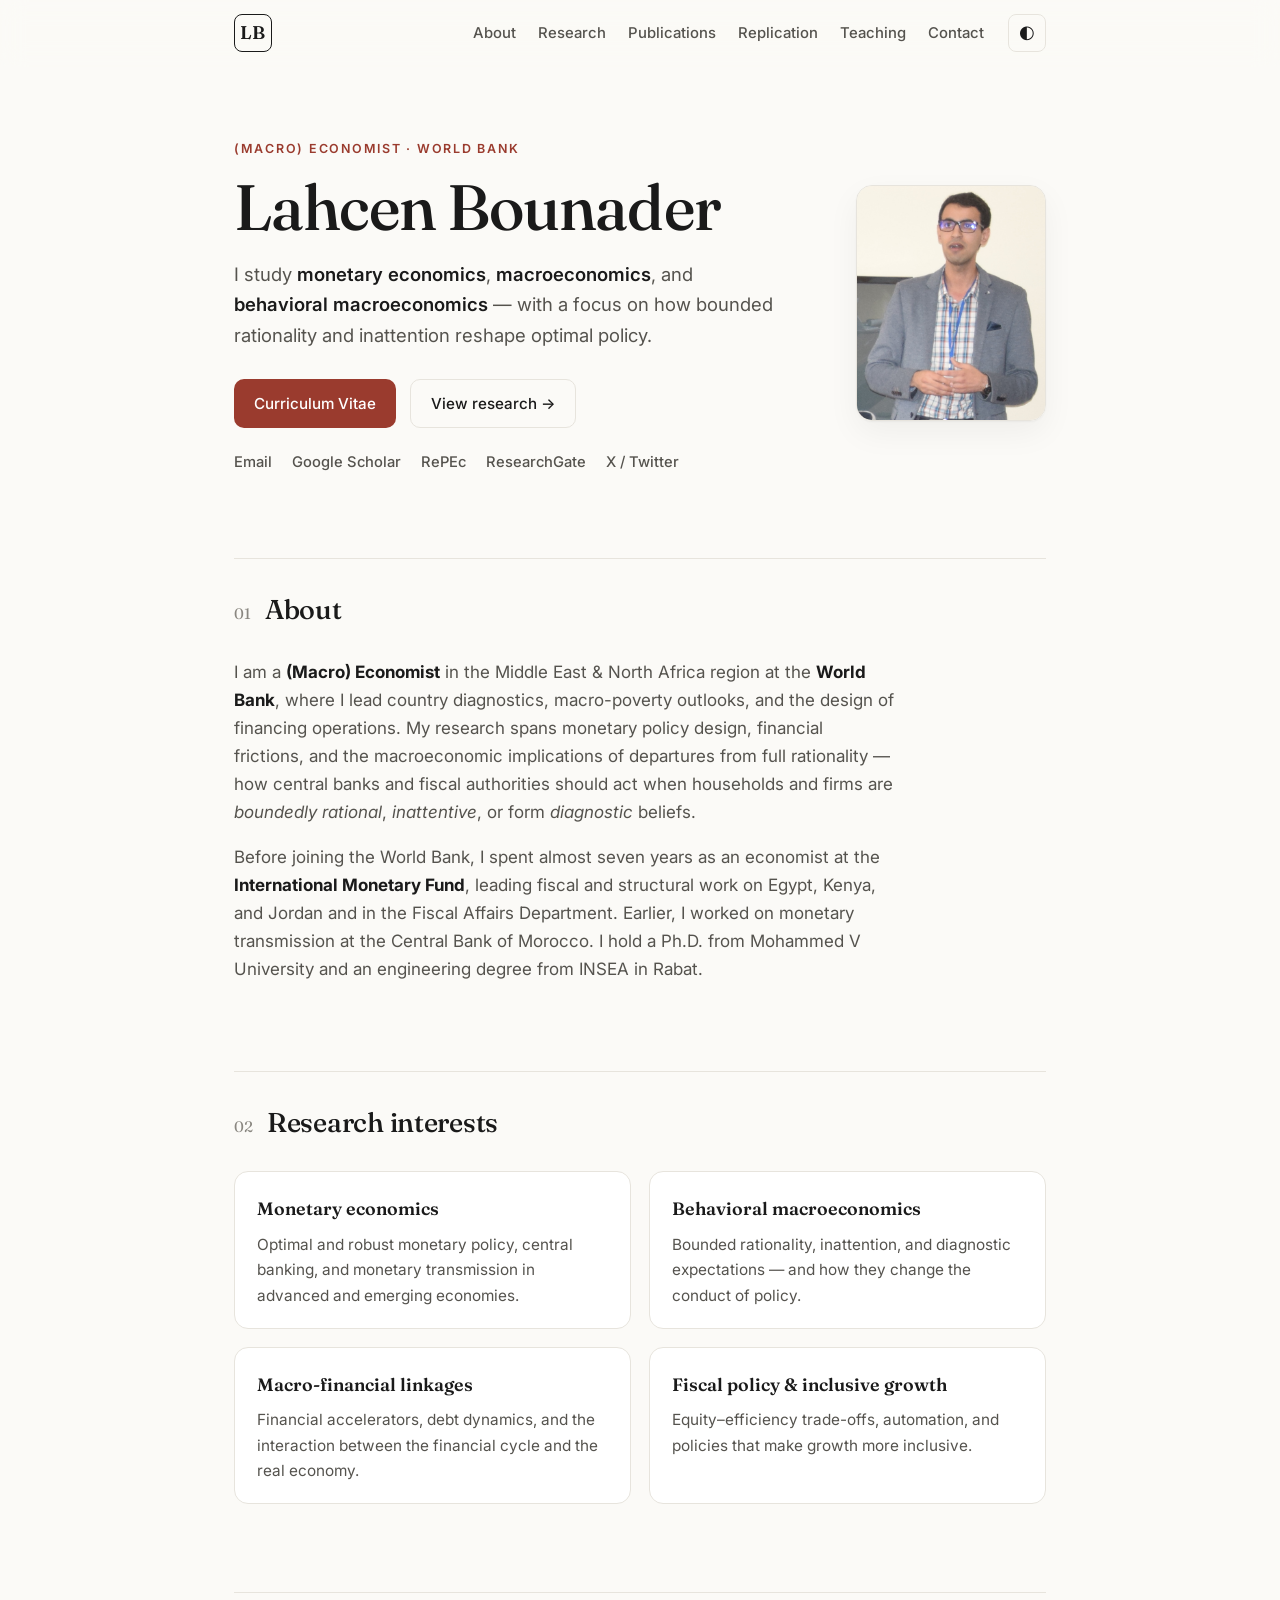
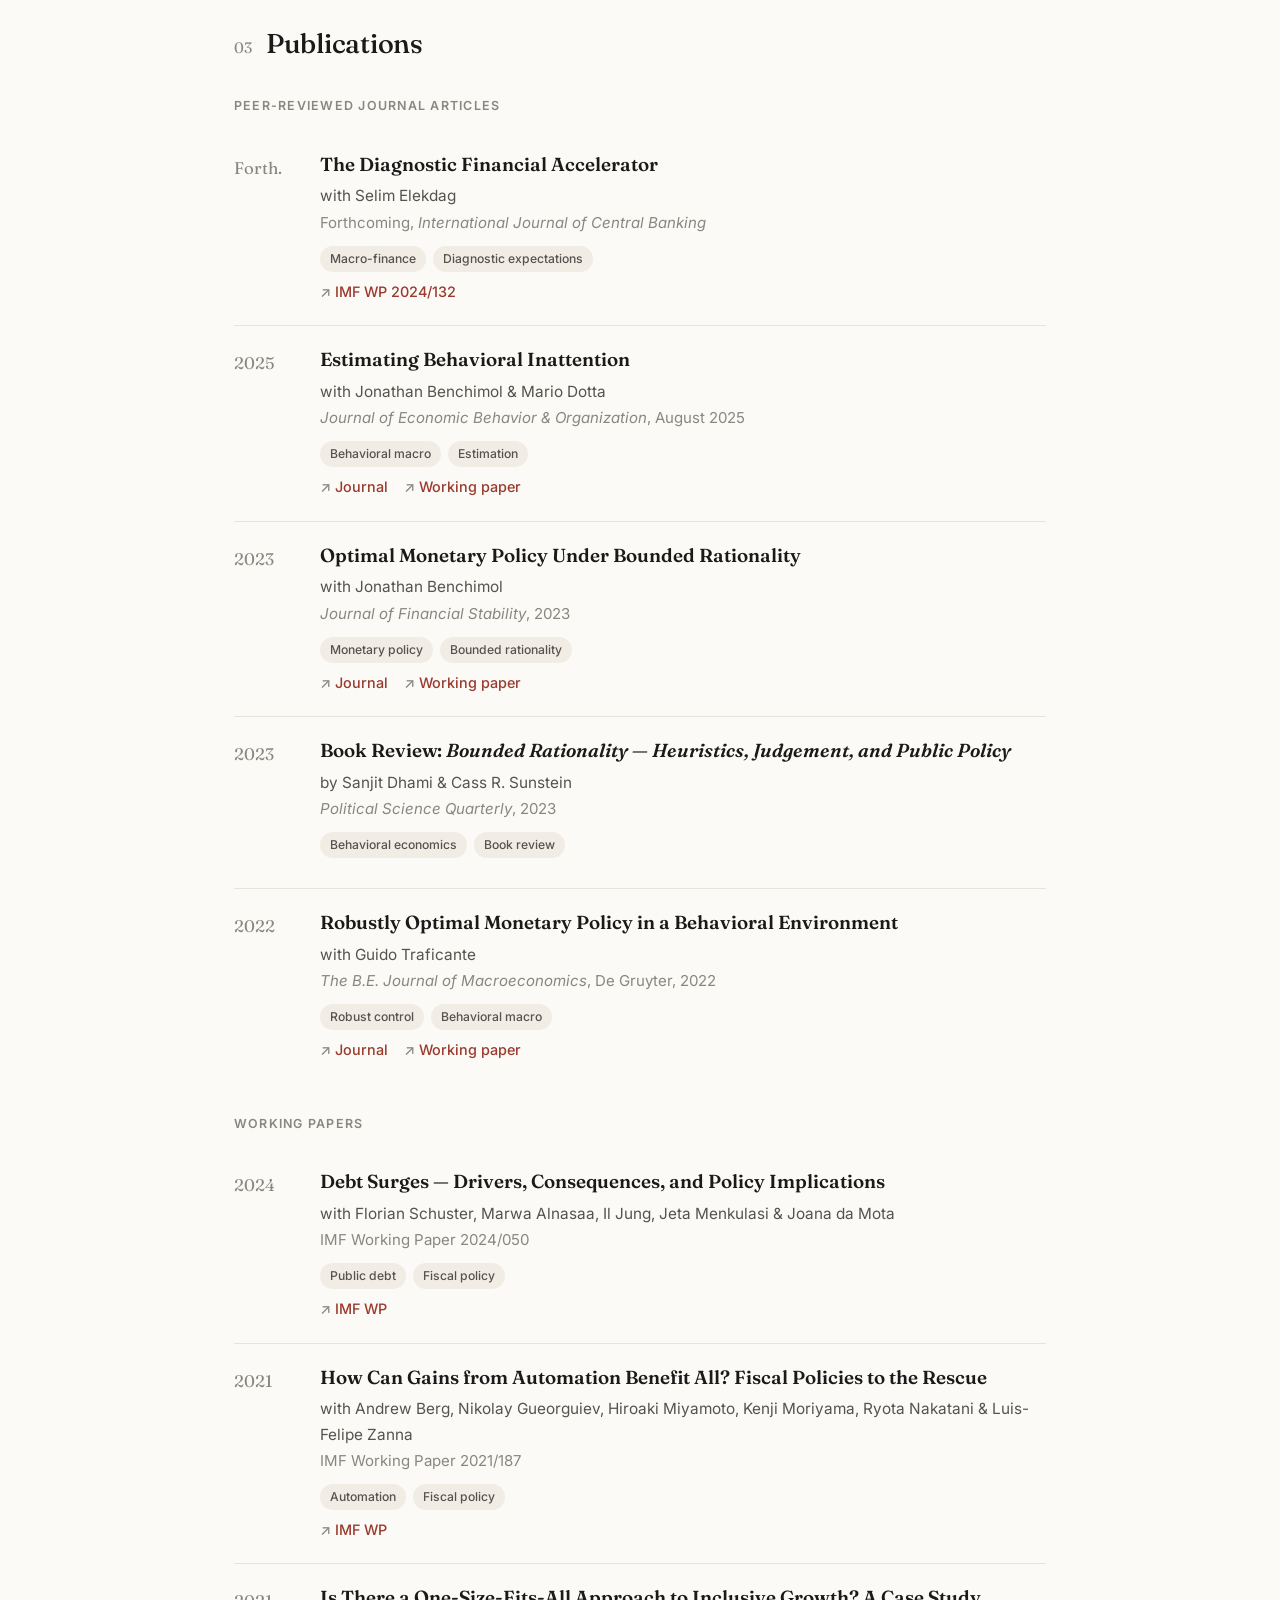
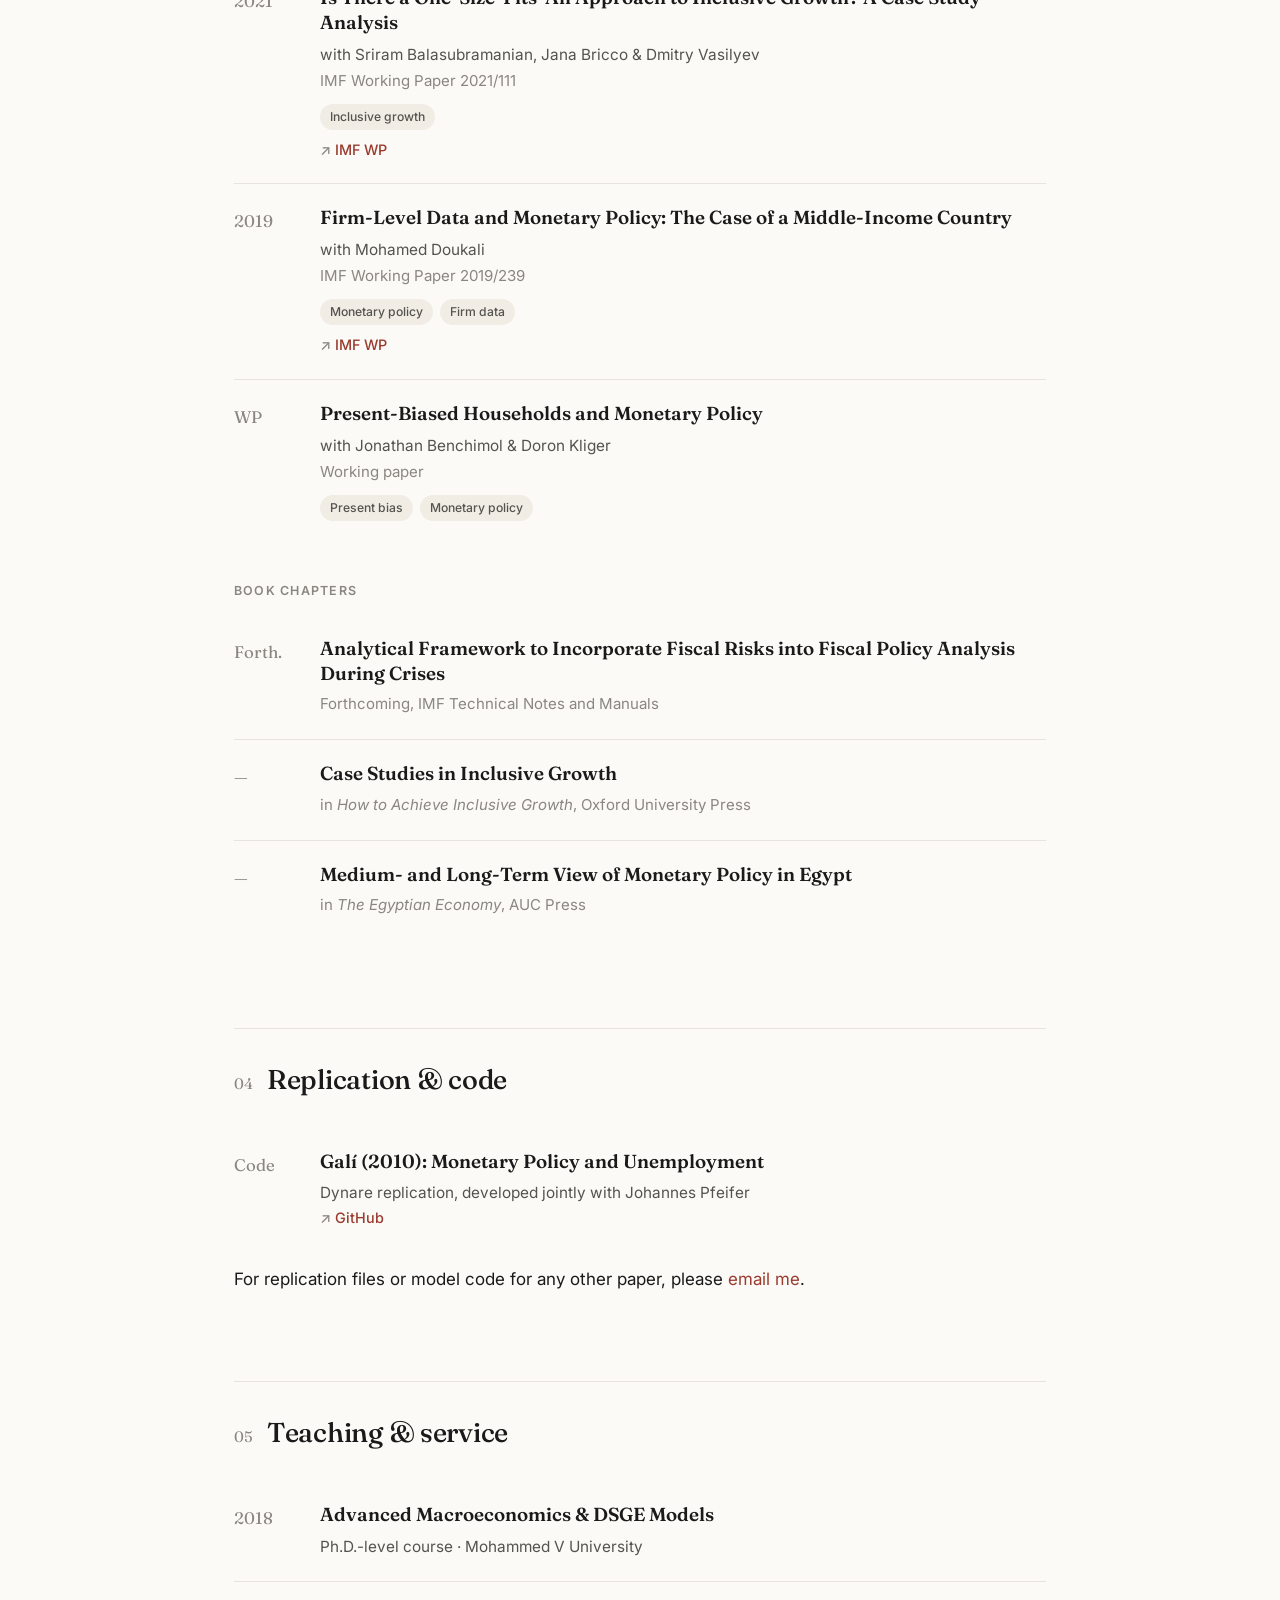
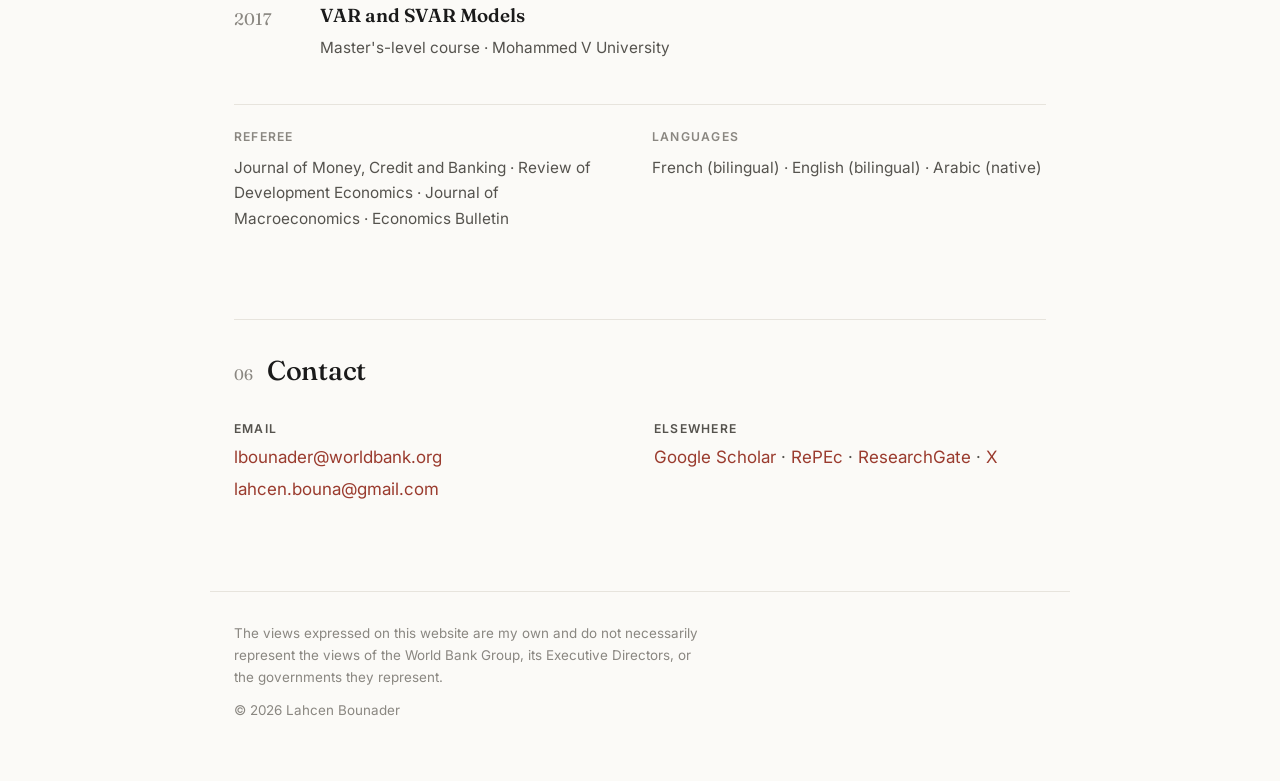
<file: index.html>
<!DOCTYPE html>
<html lang="en">
<head>
  <meta charset="UTF-8" />
  <meta name="viewport" content="width=device-width, initial-scale=1.0" />
  <title>Lahcen Bounader — Economist</title>
  <meta name="description" content="Lahcen Bounader is an economist at the International Monetary Fund working on monetary economics, macroeconomics, and behavioral macroeconomics." />
  <meta name="author" content="Lahcen Bounader" />

  <!-- Open Graph / social preview -->
  <meta property="og:title" content="Lahcen Bounader — Economist" />
  <meta property="og:description" content="Economist at the IMF. Monetary economics, macroeconomics, and behavioral macroeconomics." />
  <meta property="og:type" content="website" />

  <link rel="preconnect" href="https://fonts.googleapis.com" />
  <link rel="preconnect" href="https://fonts.gstatic.com" crossorigin />
  <link href="https://fonts.googleapis.com/css2?family=Fraunces:opsz,wght@9..144,400;9..144,500;9..144,600&family=Inter:wght@400;500;600&display=swap" rel="stylesheet" />
  <link rel="stylesheet" href="styles.css" />
</head>
<body>
  <!-- ===================== NAV ===================== -->
  <header class="nav" id="nav">
    <div class="nav__inner">
      <a href="#top" class="nav__brand">LB</a>
      <nav class="nav__links" aria-label="Primary">
        <a href="#about">About</a>
        <a href="#research">Research</a>
        <a href="#papers">Publications</a>
        <a href="#replication">Replication</a>
        <a href="#teaching">Teaching</a>
        <a href="#contact">Contact</a>
      </nav>
      <button class="theme-toggle" id="themeToggle" aria-label="Toggle dark mode" title="Toggle dark mode">
        <span class="theme-toggle__icon">◐</span>
      </button>
    </div>
  </header>

  <!-- ===================== HERO ===================== -->
  <main id="top">
    <section class="hero">
      <div class="hero__inner">
        <div class="hero__text">
          <p class="hero__eyebrow">(Macro) Economist · World Bank</p>
          <h1 class="hero__name">Lahcen Bounader</h1>
          <p class="hero__lede">
            I study <strong>monetary economics</strong>, <strong>macroeconomics</strong>, and
            <strong>behavioral macroeconomics</strong> — with a focus on how bounded rationality
            and inattention reshape optimal policy.
          </p>
          <div class="hero__actions">
            <a class="btn btn--primary" href="vita.html">Curriculum Vitae</a>
            <a class="btn btn--ghost" href="#papers">View research →</a>
          </div>
          <ul class="hero__links" aria-label="Profiles">
            <li><a href="mailto:lbounader@worldbank.org">Email</a></li>
            <li><a href="https://scholar.google.com/citations?user=eo67iUIAAAAJ&hl=en" target="_blank" rel="noopener">Google&nbsp;Scholar</a></li>
            <li><a href="https://ideas.repec.org/f/pbo895.html" target="_blank" rel="noopener">RePEc</a></li>
            <li><a href="https://www.researchgate.net/profile/Lahcen-Bounader" target="_blank" rel="noopener">ResearchGate</a></li>
            <li><a href="https://x.com/BounaderLahcen" target="_blank" rel="noopener">X / Twitter</a></li>
          </ul>
        </div>
        <div class="hero__portrait">
          <img src="photo.jpg" alt="Lahcen Bounader" class="hero__photo" />
        </div>
      </div>
    </section>

    <!-- ===================== ABOUT ===================== -->
    <section class="section" id="about">
      <div class="section__head">
        <span class="section__num">01</span>
        <h2>About</h2>
      </div>
      <div class="prose">
        <p>
          I am a <strong>(Macro) Economist</strong> in the Middle East &amp; North Africa region at the
          <strong>World Bank</strong>, where I lead country diagnostics, macro-poverty outlooks, and the
          design of financing operations. My research spans monetary policy design, financial frictions,
          and the macroeconomic implications of departures from full rationality — how central banks and
          fiscal authorities should act when households and firms are <em>boundedly rational</em>,
          <em>inattentive</em>, or form <em>diagnostic</em> beliefs.
        </p>
        <p>
          Before joining the World Bank, I spent almost seven years as an economist at the
          <strong>International Monetary Fund</strong>, leading fiscal and structural work on Egypt,
          Kenya, and Jordan and in the Fiscal Affairs Department. Earlier, I worked on monetary
          transmission at the Central Bank of Morocco. I hold a Ph.D. from Mohammed&nbsp;V University and
          an engineering degree from INSEA in Rabat.
        </p>
      </div>
    </section>

    <!-- ===================== RESEARCH INTERESTS ===================== -->
    <section class="section" id="research">
      <div class="section__head">
        <span class="section__num">02</span>
        <h2>Research interests</h2>
      </div>
      <div class="interests">
        <article class="interest">
          <h3>Monetary economics</h3>
          <p>Optimal and robust monetary policy, central banking, and monetary transmission in advanced and emerging economies.</p>
        </article>
        <article class="interest">
          <h3>Behavioral macroeconomics</h3>
          <p>Bounded rationality, inattention, and diagnostic expectations — and how they change the conduct of policy.</p>
        </article>
        <article class="interest">
          <h3>Macro-financial linkages</h3>
          <p>Financial accelerators, debt dynamics, and the interaction between the financial cycle and the real economy.</p>
        </article>
        <article class="interest">
          <h3>Fiscal policy &amp; inclusive growth</h3>
          <p>Equity–efficiency trade-offs, automation, and policies that make growth more inclusive.</p>
        </article>
      </div>
    </section>

    <!-- ===================== PUBLICATIONS ===================== -->
    <section class="section" id="papers">
      <div class="section__head">
        <span class="section__num">03</span>
        <h2>Publications</h2>
      </div>

      <h3 class="papers__group">Peer-reviewed journal articles</h3>
      <ol class="papers">
        <li class="paper">
          <div class="paper__year">Forth.</div>
          <div class="paper__body">
            <h4 class="paper__title">The Diagnostic Financial Accelerator</h4>
            <p class="paper__authors">with Selim Elekdag</p>
            <p class="paper__venue">Forthcoming, <em>International Journal of Central Banking</em></p>
            <div class="paper__tags"><span class="tag">Macro-finance</span><span class="tag">Diagnostic expectations</span></div>
            <div class="paper__links">
              <a href="https://ideas.repec.org/p/imf/imfwpa/2024-132.html" target="_blank" rel="noopener">IMF WP 2024/132</a>
            </div>
          </div>
        </li>
        <li class="paper">
          <div class="paper__year">2025</div>
          <div class="paper__body">
            <h4 class="paper__title">Estimating Behavioral Inattention</h4>
            <p class="paper__authors">with Jonathan Benchimol &amp; Mario Dotta</p>
            <p class="paper__venue"><em>Journal of Economic Behavior &amp; Organization</em>, August 2025</p>
            <div class="paper__tags"><span class="tag">Behavioral macro</span><span class="tag">Estimation</span></div>
            <div class="paper__links">
              <a href="https://ideas.repec.org/a/eee/jeborg/v236y2025ics0167268125002045.html" target="_blank" rel="noopener">Journal</a>
              <a href="https://ideas.repec.org/p/boi/wpaper/2025.09.html" target="_blank" rel="noopener">Working paper</a>
            </div>
          </div>
        </li>
        <li class="paper">
          <div class="paper__year">2023</div>
          <div class="paper__body">
            <h4 class="paper__title">Optimal Monetary Policy Under Bounded Rationality</h4>
            <p class="paper__authors">with Jonathan Benchimol</p>
            <p class="paper__venue"><em>Journal of Financial Stability</em>, 2023</p>
            <div class="paper__tags"><span class="tag">Monetary policy</span><span class="tag">Bounded rationality</span></div>
            <div class="paper__links">
              <a href="https://ideas.repec.org/a/eee/finsta/v67y2023ics1572308923000475.html" target="_blank" rel="noopener">Journal</a>
              <a href="https://ideas.repec.org/p/bof/bofrdp/2018_009.html" target="_blank" rel="noopener">Working paper</a>
            </div>
          </div>
        </li>
        <li class="paper">
          <div class="paper__year">2023</div>
          <div class="paper__body">
            <h4 class="paper__title">Book Review: <em>Bounded Rationality — Heuristics, Judgement, and Public Policy</em></h4>
            <p class="paper__authors">by Sanjit Dhami &amp; Cass R. Sunstein</p>
            <p class="paper__venue"><em>Political Science Quarterly</em>, 2023</p>
            <div class="paper__tags"><span class="tag">Behavioral economics</span><span class="tag">Book review</span></div>
          </div>
        </li>
        <li class="paper">
          <div class="paper__year">2022</div>
          <div class="paper__body">
            <h4 class="paper__title">Robustly Optimal Monetary Policy in a Behavioral Environment</h4>
            <p class="paper__authors">with Guido Traficante</p>
            <p class="paper__venue"><em>The B.E. Journal of Macroeconomics</em>, De Gruyter, 2022</p>
            <div class="paper__tags"><span class="tag">Robust control</span><span class="tag">Behavioral macro</span></div>
            <div class="paper__links">
              <a href="https://ideas.repec.org/a/bpj/bejmac/v23y2023i1p345-372n8.html" target="_blank" rel="noopener">Journal</a>
              <a href="https://ideas.repec.org/p/inf/wpaper/2022.01.html" target="_blank" rel="noopener">Working paper</a>
            </div>
          </div>
        </li>
      </ol>

      <h3 class="papers__group">Working papers</h3>
      <ol class="papers">
        <li class="paper">
          <div class="paper__year">2024</div>
          <div class="paper__body">
            <h4 class="paper__title">Debt Surges — Drivers, Consequences, and Policy Implications</h4>
            <p class="paper__authors">with Florian Schuster, Marwa Alnasaa, Il Jung, Jeta Menkulasi &amp; Joana da Mota</p>
            <p class="paper__venue">IMF Working Paper 2024/050</p>
            <div class="paper__tags"><span class="tag">Public debt</span><span class="tag">Fiscal policy</span></div>
            <div class="paper__links">
              <a href="https://ideas.repec.org/p/imf/imfwpa/2024-050.html" target="_blank" rel="noopener">IMF WP</a>
            </div>
          </div>
        </li>
        <li class="paper">
          <div class="paper__year">2021</div>
          <div class="paper__body">
            <h4 class="paper__title">How Can Gains from Automation Benefit All? Fiscal Policies to the Rescue</h4>
            <p class="paper__authors">with Andrew Berg, Nikolay Gueorguiev, Hiroaki Miyamoto, Kenji Moriyama, Ryota Nakatani &amp; Luis-Felipe Zanna</p>
            <p class="paper__venue">IMF Working Paper 2021/187</p>
            <div class="paper__tags"><span class="tag">Automation</span><span class="tag">Fiscal policy</span></div>
            <div class="paper__links">
              <a href="https://ideas.repec.org/p/imf/imfwpa/2021-187.html" target="_blank" rel="noopener">IMF WP</a>
            </div>
          </div>
        </li>
        <li class="paper">
          <div class="paper__year">2021</div>
          <div class="paper__body">
            <h4 class="paper__title">Is There a One-Size-Fits-All Approach to Inclusive Growth? A Case Study Analysis</h4>
            <p class="paper__authors">with Sriram Balasubramanian, Jana Bricco &amp; Dmitry Vasilyev</p>
            <p class="paper__venue">IMF Working Paper 2021/111</p>
            <div class="paper__tags"><span class="tag">Inclusive growth</span></div>
            <div class="paper__links">
              <a href="https://ideas.repec.org/p/imf/imfwpa/2021-111.html" target="_blank" rel="noopener">IMF WP</a>
            </div>
          </div>
        </li>
        <li class="paper">
          <div class="paper__year">2019</div>
          <div class="paper__body">
            <h4 class="paper__title">Firm-Level Data and Monetary Policy: The Case of a Middle-Income Country</h4>
            <p class="paper__authors">with Mohamed Doukali</p>
            <p class="paper__venue">IMF Working Paper 2019/239</p>
            <div class="paper__tags"><span class="tag">Monetary policy</span><span class="tag">Firm data</span></div>
            <div class="paper__links">
              <a href="https://ideas.repec.org/p/imf/imfwpa/2019-239.html" target="_blank" rel="noopener">IMF WP</a>
            </div>
          </div>
        </li>
        <li class="paper">
          <div class="paper__year">WP</div>
          <div class="paper__body">
            <h4 class="paper__title">Present-Biased Households and Monetary Policy</h4>
            <p class="paper__authors">with Jonathan Benchimol &amp; Doron Kliger</p>
            <p class="paper__venue">Working paper</p>
            <div class="paper__tags"><span class="tag">Present bias</span><span class="tag">Monetary policy</span></div>
          </div>
        </li>
      </ol>

      <h3 class="papers__group">Book chapters</h3>
      <ol class="papers">
        <li class="paper">
          <div class="paper__year">Forth.</div>
          <div class="paper__body">
            <h4 class="paper__title">Analytical Framework to Incorporate Fiscal Risks into Fiscal Policy Analysis During Crises</h4>
            <p class="paper__venue">Forthcoming, IMF Technical Notes and Manuals</p>
          </div>
        </li>
        <li class="paper">
          <div class="paper__year">—</div>
          <div class="paper__body">
            <h4 class="paper__title">Case Studies in Inclusive Growth</h4>
            <p class="paper__venue">in <em>How to Achieve Inclusive Growth</em>, Oxford University Press</p>
          </div>
        </li>
        <li class="paper">
          <div class="paper__year">—</div>
          <div class="paper__body">
            <h4 class="paper__title">Medium- and Long-Term View of Monetary Policy in Egypt</h4>
            <p class="paper__venue">in <em>The Egyptian Economy</em>, AUC Press</p>
          </div>
        </li>
      </ol>
    </section>

    <!-- ===================== REPLICATION ===================== -->
    <section class="section" id="replication">
      <div class="section__head">
        <span class="section__num">04</span>
        <h2>Replication &amp; code</h2>
      </div>
      <ol class="papers">
        <li class="paper">
          <div class="paper__year">Code</div>
          <div class="paper__body">
            <h4 class="paper__title">Galí (2010): Monetary Policy and Unemployment</h4>
            <p class="paper__authors">Dynare replication, developed jointly with Johannes Pfeifer</p>
            <div class="paper__links">
              <a href="https://github.com/JohannesPfeifer/DSGE_mod/tree/master/Gali_2010" target="_blank" rel="noopener">GitHub</a>
            </div>
          </div>
        </li>
      </ol>
      <p class="prose" style="margin-top:14px;">For replication files or model code for any other paper, please <a href="mailto:lbounader@worldbank.org">email me</a>.</p>
    </section>

    <!-- ===================== TEACHING ===================== -->
    <section class="section" id="teaching">
      <div class="section__head">
        <span class="section__num">05</span>
        <h2>Teaching &amp; service</h2>
      </div>
      <ol class="papers">
        <li class="paper">
          <div class="paper__year">2018</div>
          <div class="paper__body">
            <h4 class="paper__title">Advanced Macroeconomics &amp; DSGE Models</h4>
            <p class="paper__authors">Ph.D.-level course · Mohammed V University</p>
          </div>
        </li>
        <li class="paper">
          <div class="paper__year">2017</div>
          <div class="paper__body">
            <h4 class="paper__title">VAR and SVAR Models</h4>
            <p class="paper__authors">Master's-level course · Mohammed V University</p>
          </div>
        </li>
      </ol>
      <div class="minor">
        <div class="minor__block">
          <p class="contact__label">Referee</p>
          <p>Journal of Money, Credit and Banking · Review of Development Economics · Journal of Macroeconomics · Economics Bulletin</p>
        </div>
        <div class="minor__block">
          <p class="contact__label">Languages</p>
          <p>French (bilingual) · English (bilingual) · Arabic (native)</p>
        </div>
      </div>
    </section>

    <!-- ===================== CONTACT ===================== -->
    <section class="section section--contact" id="contact">
      <div class="section__head">
        <span class="section__num">06</span>
        <h2>Contact</h2>
      </div>
      <div class="contact">
        <div class="contact__col">
          <p class="contact__label">Email</p>
          <p><a href="mailto:lbounader@worldbank.org">lbounader@worldbank.org</a></p>
          <p><a href="mailto:lahcen.bouna@gmail.com">lahcen.bouna@gmail.com</a></p>
        </div>
        <div class="contact__col">
          <p class="contact__label">Elsewhere</p>
          <p>
            <a href="https://scholar.google.com/citations?user=eo67iUIAAAAJ&hl=en" target="_blank" rel="noopener">Google Scholar</a> ·
            <a href="https://ideas.repec.org/f/pbo895.html" target="_blank" rel="noopener">RePEc</a> ·
            <a href="https://www.researchgate.net/profile/Lahcen-Bounader" target="_blank" rel="noopener">ResearchGate</a> ·
            <a href="https://x.com/BounaderLahcen" target="_blank" rel="noopener">X</a>
          </p>
        </div>
      </div>
    </section>
  </main>

  <!-- ===================== FOOTER ===================== -->
  <footer class="footer">
    <p class="footer__disclaimer">
      The views expressed on this website are my own and do not necessarily represent the views of the
      World Bank Group, its Executive Directors, or the governments they represent.
    </p>
    <p class="footer__copy">© <span id="year"></span> Lahcen Bounader</p>
  </footer>

  <script src="script.js"></script>
</body>
</html>
</file>
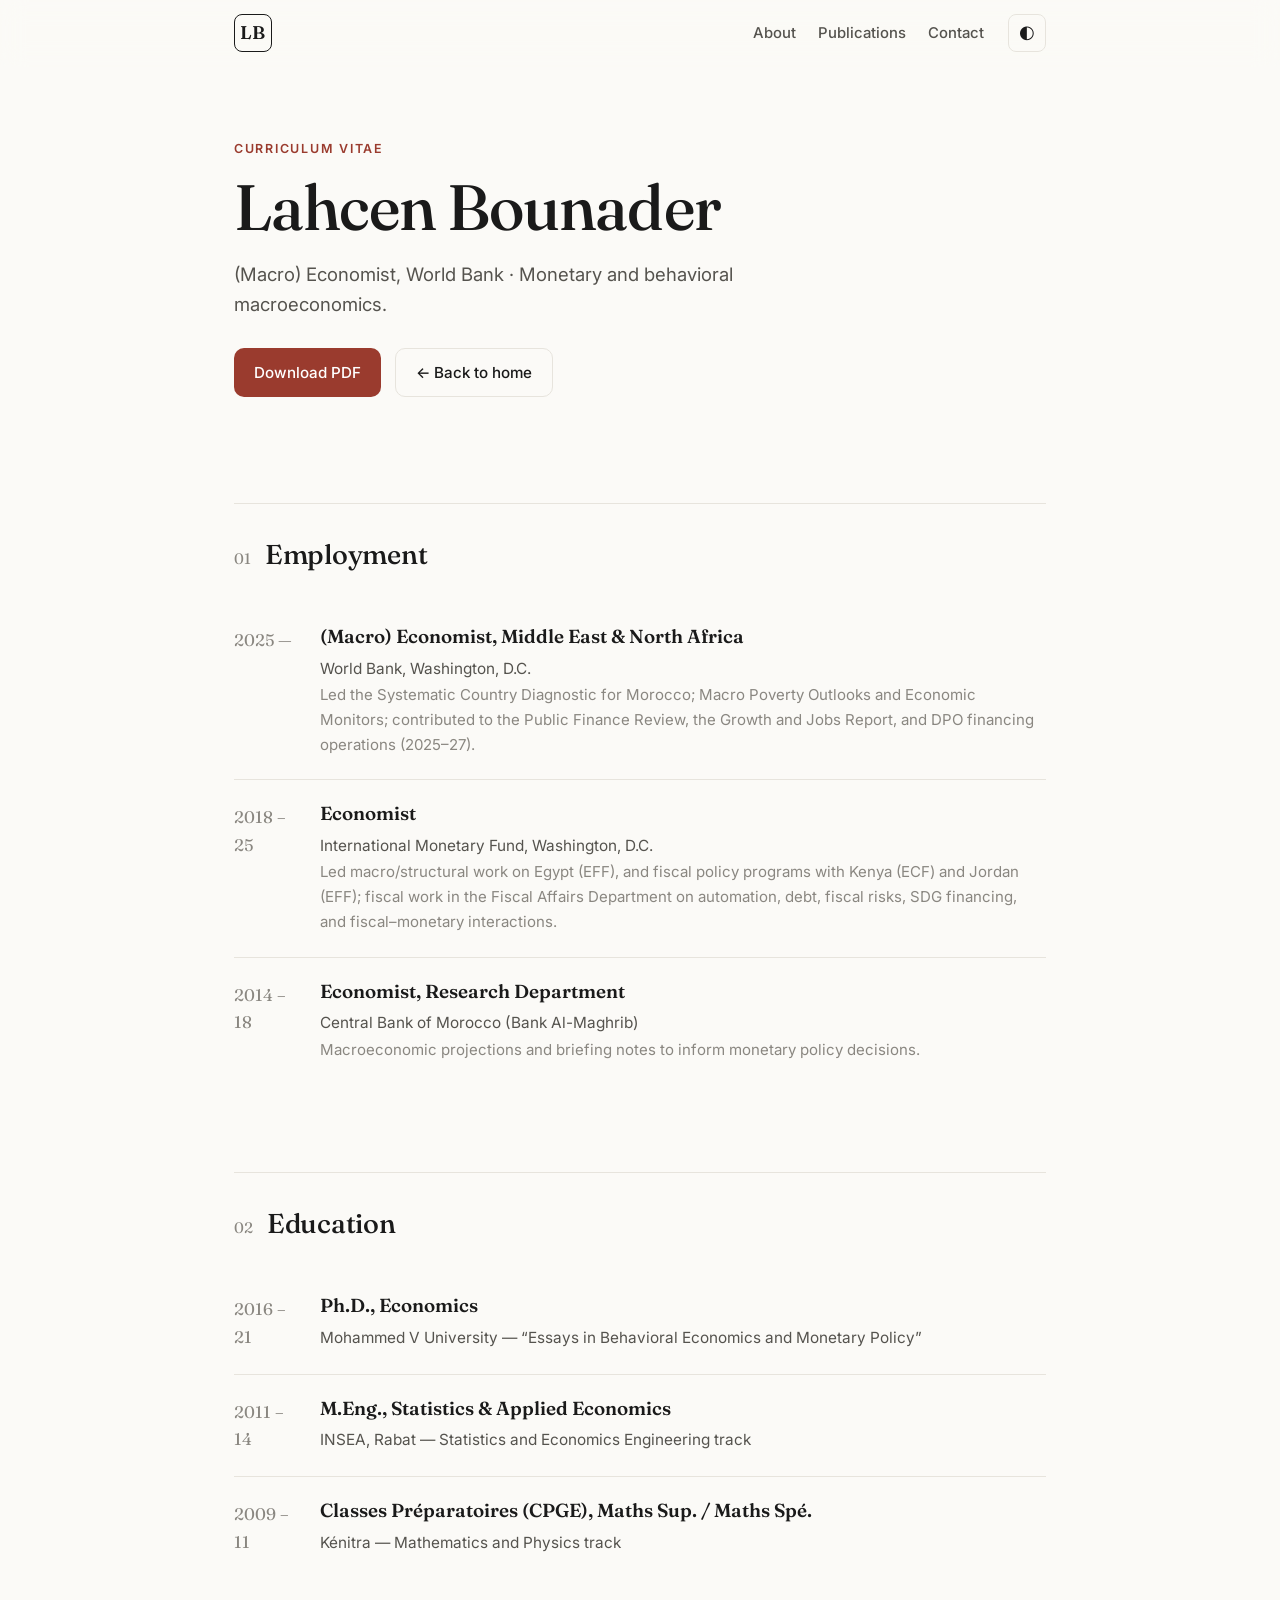
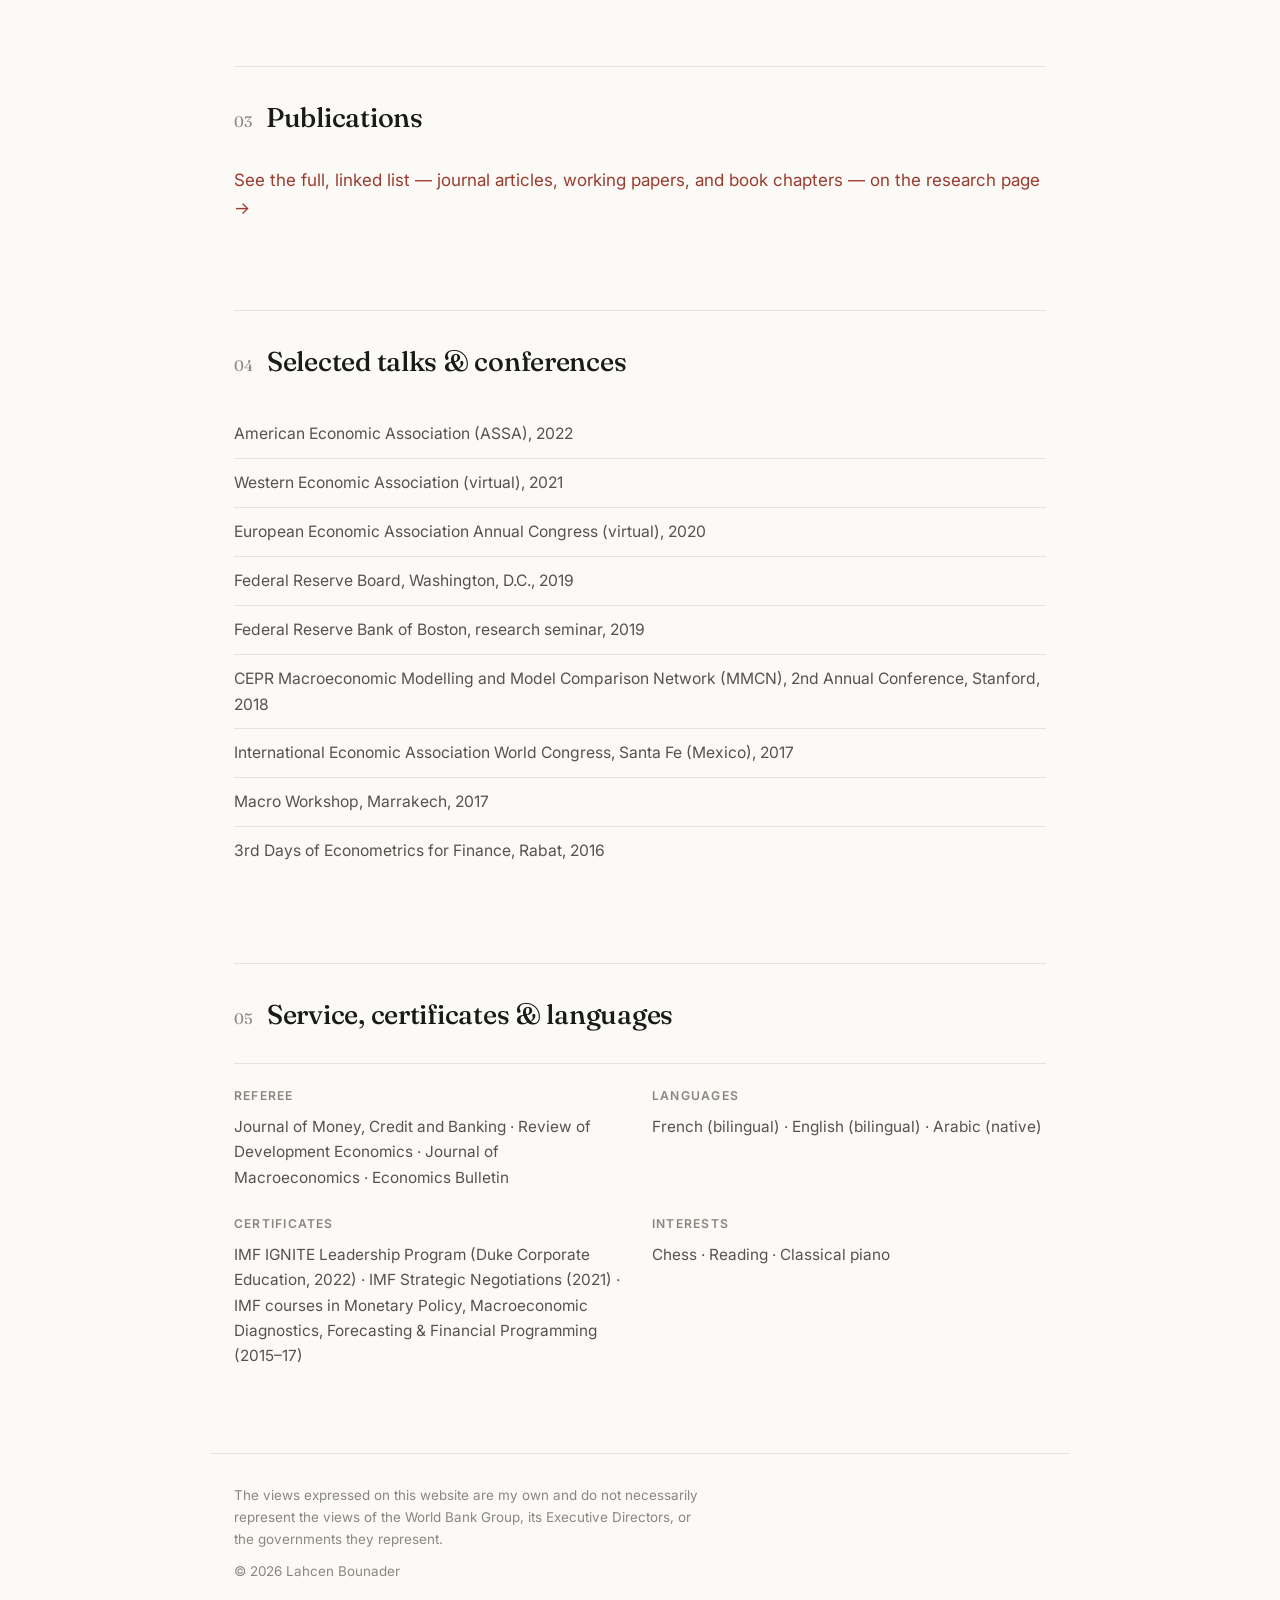
<file: vita.html>
<!DOCTYPE html>
<html lang="en">
<head>
  <meta charset="UTF-8" />
  <meta name="viewport" content="width=device-width, initial-scale=1.0" />
  <title>Lahcen Bounader — Curriculum Vitae</title>
  <link rel="preconnect" href="https://fonts.googleapis.com" />
  <link rel="preconnect" href="https://fonts.gstatic.com" crossorigin />
  <link href="https://fonts.googleapis.com/css2?family=Fraunces:opsz,wght@9..144,400;9..144,500;9..144,600&family=Inter:wght@400;500;600&display=swap" rel="stylesheet" />
  <link rel="stylesheet" href="styles.css" />
</head>
<body>
  <header class="nav" id="nav">
    <div class="nav__inner">
      <a href="index.html" class="nav__brand">LB</a>
      <nav class="nav__links" aria-label="Primary">
        <a href="index.html#about">About</a>
        <a href="index.html#papers">Publications</a>
        <a href="index.html#contact">Contact</a>
      </nav>
      <button class="theme-toggle" id="themeToggle" aria-label="Toggle dark mode">
        <span class="theme-toggle__icon">◐</span>
      </button>
    </div>
  </header>

  <main id="top">
    <section class="hero">
      <div class="hero__inner" style="grid-template-columns: 1fr;">
        <div class="hero__text">
          <p class="hero__eyebrow">Curriculum Vitae</p>
          <h1 class="hero__name">Lahcen Bounader</h1>
          <p class="hero__lede">(Macro) Economist, World Bank · Monetary and behavioral macroeconomics.</p>
          <div class="hero__actions">
            <!-- Drop your PDF CV next to this file and it will just work -->
            <a class="btn btn--primary" href="Bounader_CV.pdf">Download PDF</a>
            <a class="btn btn--ghost" href="index.html">← Back to home</a>
          </div>
        </div>
      </div>
    </section>

    <section class="section" id="employment">
      <div class="section__head"><span class="section__num">01</span><h2>Employment</h2></div>
      <ol class="papers">
        <li class="paper">
          <div class="paper__year">2025 —</div>
          <div class="paper__body">
            <h4 class="paper__title">(Macro) Economist, Middle East &amp; North Africa</h4>
            <p class="paper__authors">World Bank, Washington, D.C.</p>
            <p class="paper__venue">Led the Systematic Country Diagnostic for Morocco; Macro Poverty Outlooks and Economic Monitors; contributed to the Public Finance Review, the Growth and Jobs Report, and DPO financing operations (2025–27).</p>
          </div>
        </li>
        <li class="paper">
          <div class="paper__year">2018 – 25</div>
          <div class="paper__body">
            <h4 class="paper__title">Economist</h4>
            <p class="paper__authors">International Monetary Fund, Washington, D.C.</p>
            <p class="paper__venue">Led macro/structural work on Egypt (EFF), and fiscal policy programs with Kenya (ECF) and Jordan (EFF); fiscal work in the Fiscal Affairs Department on automation, debt, fiscal risks, SDG financing, and fiscal–monetary interactions.</p>
          </div>
        </li>
        <li class="paper">
          <div class="paper__year">2014 – 18</div>
          <div class="paper__body">
            <h4 class="paper__title">Economist, Research Department</h4>
            <p class="paper__authors">Central Bank of Morocco (Bank Al-Maghrib)</p>
            <p class="paper__venue">Macroeconomic projections and briefing notes to inform monetary policy decisions.</p>
          </div>
        </li>
      </ol>
    </section>

    <section class="section" id="education">
      <div class="section__head"><span class="section__num">02</span><h2>Education</h2></div>
      <ol class="papers">
        <li class="paper">
          <div class="paper__year">2016 – 21</div>
          <div class="paper__body">
            <h4 class="paper__title">Ph.D., Economics</h4>
            <p class="paper__authors">Mohammed V University — “Essays in Behavioral Economics and Monetary Policy”</p>
          </div>
        </li>
        <li class="paper">
          <div class="paper__year">2011 – 14</div>
          <div class="paper__body">
            <h4 class="paper__title">M.Eng., Statistics &amp; Applied Economics</h4>
            <p class="paper__authors">INSEA, Rabat — Statistics and Economics Engineering track</p>
          </div>
        </li>
        <li class="paper">
          <div class="paper__year">2009 – 11</div>
          <div class="paper__body">
            <h4 class="paper__title">Classes Préparatoires (CPGE), Maths Sup. / Maths Spé.</h4>
            <p class="paper__authors">Kénitra — Mathematics and Physics track</p>
          </div>
        </li>
      </ol>
    </section>

    <section class="section" id="cv-research">
      <div class="section__head"><span class="section__num">03</span><h2>Publications</h2></div>
      <p class="prose"><a href="index.html#papers">See the full, linked list — journal articles, working papers, and book chapters — on the research page →</a></p>
    </section>

    <section class="section" id="talks">
      <div class="section__head"><span class="section__num">04</span><h2>Selected talks &amp; conferences</h2></div>
      <ul class="talks">
        <li>American Economic Association (ASSA), 2022</li>
        <li>Western Economic Association (virtual), 2021</li>
        <li>European Economic Association Annual Congress (virtual), 2020</li>
        <li>Federal Reserve Board, Washington, D.C., 2019</li>
        <li>Federal Reserve Bank of Boston, research seminar, 2019</li>
        <li>CEPR Macroeconomic Modelling and Model Comparison Network (MMCN), 2nd Annual Conference, Stanford, 2018</li>
        <li>International Economic Association World Congress, Santa Fe (Mexico), 2017</li>
        <li>Macro Workshop, Marrakech, 2017</li>
        <li>3rd Days of Econometrics for Finance, Rabat, 2016</li>
      </ul>
    </section>

    <section class="section" id="service">
      <div class="section__head"><span class="section__num">05</span><h2>Service, certificates &amp; languages</h2></div>
      <div class="minor">
        <div class="minor__block">
          <p class="contact__label">Referee</p>
          <p>Journal of Money, Credit and Banking · Review of Development Economics · Journal of Macroeconomics · Economics Bulletin</p>
        </div>
        <div class="minor__block">
          <p class="contact__label">Languages</p>
          <p>French (bilingual) · English (bilingual) · Arabic (native)</p>
        </div>
        <div class="minor__block">
          <p class="contact__label">Certificates</p>
          <p>IMF IGNITE Leadership Program (Duke Corporate Education, 2022) · IMF Strategic Negotiations (2021) · IMF courses in Monetary Policy, Macroeconomic Diagnostics, Forecasting &amp; Financial Programming (2015–17)</p>
        </div>
        <div class="minor__block">
          <p class="contact__label">Interests</p>
          <p>Chess · Reading · Classical piano</p>
        </div>
      </div>
    </section>
  </main>

  <footer class="footer">
    <p class="footer__disclaimer">The views expressed on this website are my own and do not necessarily represent the views of the World Bank Group, its Executive Directors, or the governments they represent.</p>
    <p class="footer__copy">© <span id="year"></span> Lahcen Bounader</p>
  </footer>

  <script src="script.js"></script>
</body>
</html>
</file>
<file: styles.css>
/* ============================================================
   Lahcen Bounader — academic site
   Modern minimalist theme
   ============================================================ */

:root {
  --bg:        #fbfaf7;
  --surface:   #ffffff;
  --ink:       #1a1a1a;
  --ink-soft:  #55534e;
  --ink-faint: #8a8781;
  --line:      #e7e4dd;
  --accent:    #9a3b2e;   /* muted brick red */
  --accent-2:  #c25b48;
  --tag-bg:    #f1ede5;
  --max: 860px;
  --radius: 14px;
  --shadow: 0 1px 2px rgba(0,0,0,.04), 0 12px 32px rgba(0,0,0,.05);
  --font-serif: "Fraunces", Georgia, "Times New Roman", serif;
  --font-sans: "Inter", -apple-system, BlinkMacSystemFont, "Segoe UI", sans-serif;
}

[data-theme="dark"] {
  --bg:        #14130f;
  --surface:   #1c1b16;
  --ink:       #f3f0e9;
  --ink-soft:  #b9b5ab;
  --ink-faint: #85817a;
  --line:      #302e27;
  --accent:    #e0866f;
  --accent-2:  #eb9a83;
  --tag-bg:    #262420;
  --shadow: 0 1px 2px rgba(0,0,0,.3), 0 12px 32px rgba(0,0,0,.35);
}

* { box-sizing: border-box; margin: 0; padding: 0; }

html { scroll-behavior: smooth; scroll-padding-top: 90px; }

body {
  background: var(--bg);
  color: var(--ink);
  font-family: var(--font-sans);
  font-size: 17px;
  line-height: 1.65;
  -webkit-font-smoothing: antialiased;
  transition: background .3s ease, color .3s ease;
}

a { color: var(--accent); text-decoration: none; transition: color .15s ease; }
a:hover { color: var(--accent-2); text-decoration: underline; text-underline-offset: 3px; }

/* ---------------- NAV ---------------- */
.nav {
  position: sticky; top: 0; z-index: 50;
  background: color-mix(in srgb, var(--bg) 82%, transparent);
  backdrop-filter: saturate(180%) blur(12px);
  border-bottom: 1px solid transparent;
  transition: border-color .3s ease, background .3s ease;
}
.nav.is-scrolled { border-bottom-color: var(--line); }
.nav__inner {
  max-width: var(--max); margin: 0 auto;
  padding: 14px 24px;
  display: flex; align-items: center; gap: 24px;
}
.nav__brand {
  font-family: var(--font-serif); font-weight: 600; font-size: 1.15rem;
  letter-spacing: .02em; color: var(--ink); text-decoration: none;
  border: 1.5px solid var(--ink); border-radius: 8px;
  width: 38px; height: 38px; display: grid; place-items: center;
  flex-shrink: 0;
}
.nav__brand:hover { color: var(--ink); text-decoration: none; background: var(--tag-bg); }
.nav__links { display: flex; gap: 22px; margin-left: auto; flex-wrap: wrap; }
.nav__links a {
  color: var(--ink-soft); font-size: .93rem; font-weight: 500;
  text-decoration: none;
}
.nav__links a:hover { color: var(--accent); text-decoration: none; }
.theme-toggle {
  background: none; border: 1px solid var(--line); border-radius: 8px;
  width: 38px; height: 38px; cursor: pointer; color: var(--ink);
  font-size: 1.1rem; line-height: 1; flex-shrink: 0;
  transition: background .15s ease, border-color .15s ease;
}
.theme-toggle:hover { background: var(--tag-bg); border-color: var(--ink-faint); }

/* ---------------- HERO ---------------- */
.hero { max-width: var(--max); margin: 0 auto; padding: 72px 24px 40px; }
.hero__inner {
  display: grid; grid-template-columns: 1fr auto; gap: 48px; align-items: center;
}
.hero__eyebrow {
  text-transform: uppercase; letter-spacing: .14em; font-size: .78rem;
  font-weight: 600; color: var(--accent); margin-bottom: 14px;
}
.hero__name {
  font-family: var(--font-serif); font-weight: 500;
  font-size: clamp(2.6rem, 6vw, 4rem); line-height: 1.02;
  letter-spacing: -.015em; margin-bottom: 20px;
}
.hero__lede {
  font-size: 1.16rem; color: var(--ink-soft); max-width: 30em;
}
.hero__lede strong { color: var(--ink); font-weight: 600; }
.hero__actions { display: flex; gap: 14px; margin: 28px 0 22px; flex-wrap: wrap; }
.btn {
  display: inline-flex; align-items: center; justify-content: center;
  padding: 11px 20px; border-radius: 10px; font-weight: 500; font-size: .95rem;
  text-decoration: none; transition: transform .12s ease, background .15s ease, border-color .15s ease;
}
.btn:hover { text-decoration: none; transform: translateY(-1px); }
.btn--primary { background: var(--accent); color: #fff; }
.btn--primary:hover { background: var(--accent-2); color: #fff; }
.btn--ghost { border: 1px solid var(--line); color: var(--ink); }
.btn--ghost:hover { border-color: var(--ink-faint); color: var(--ink); }
.hero__links {
  list-style: none; display: flex; flex-wrap: wrap; gap: 8px 20px;
  font-size: .92rem;
}
.hero__links a { color: var(--ink-soft); font-weight: 500; }
.hero__links a:hover { color: var(--accent); }

.hero__portrait { flex-shrink: 0; }
.hero__avatar {
  width: 148px; height: 148px; border-radius: 50%;
  display: grid; place-items: center;
  font-family: var(--font-serif); font-weight: 500; font-size: 3rem;
  color: #fff;
  background: linear-gradient(145deg, var(--accent), var(--accent-2));
  box-shadow: var(--shadow);
}
.hero__photo {
  width: 190px; height: 236px; border-radius: 16px; object-fit: cover;
  object-position: center 20%;
  box-shadow: var(--shadow);
  border: 1px solid var(--line);
}

/* ---------------- SECTIONS ---------------- */
.section { max-width: var(--max); margin: 0 auto; padding: 44px 24px; }
.section__head {
  display: flex; align-items: baseline; gap: 14px;
  border-top: 1px solid var(--line); padding-top: 28px; margin-bottom: 26px;
}
.section__num {
  font-family: var(--font-serif); font-size: .95rem; color: var(--ink-faint);
  font-variant-numeric: tabular-nums;
}
.section__head h2 {
  font-family: var(--font-serif); font-weight: 500; font-size: 1.7rem;
  letter-spacing: -.01em;
}
.prose p { margin-bottom: 1em; color: var(--ink-soft); max-width: 60ch; }
.prose p:last-child { margin-bottom: 0; }
.prose strong { color: var(--ink); }

/* ---------------- INTERESTS ---------------- */
.interests { display: grid; grid-template-columns: 1fr 1fr; gap: 18px; }
.interest {
  background: var(--surface); border: 1px solid var(--line);
  border-radius: var(--radius); padding: 22px 22px 20px;
  transition: transform .15s ease, box-shadow .2s ease, border-color .2s ease;
}
.interest:hover { transform: translateY(-3px); box-shadow: var(--shadow); border-color: transparent; }
.interest h3 {
  font-family: var(--font-serif); font-weight: 600; font-size: 1.12rem;
  margin-bottom: 8px;
}
.interest p { color: var(--ink-soft); font-size: .96rem; }

/* ---------------- PAPERS ---------------- */
.papers__group {
  font-family: var(--font-sans); text-transform: uppercase; letter-spacing: .1em;
  font-size: .78rem; font-weight: 600; color: var(--ink-faint);
  margin: 30px 0 14px;
}
.papers { list-style: none; }
.paper {
  display: grid; grid-template-columns: 68px 1fr; gap: 18px;
  padding: 22px 0; border-top: 1px solid var(--line);
}
.papers > .paper:first-child { border-top: none; }
.paper__year {
  font-family: var(--font-serif); font-size: 1.05rem; color: var(--ink-faint);
  font-variant-numeric: tabular-nums; padding-top: 2px;
}
.paper__title {
  font-family: var(--font-serif); font-weight: 600; font-size: 1.18rem;
  line-height: 1.3; margin-bottom: 6px; color: var(--ink);
}
.paper__authors { color: var(--ink-soft); font-size: .96rem; }
.paper__venue { color: var(--ink-faint); font-size: .94rem; margin-top: 2px; }
.paper__tags { margin: 10px 0 8px; display: flex; flex-wrap: wrap; gap: 7px; }
.tag {
  background: var(--tag-bg); color: var(--ink-soft);
  font-size: .76rem; font-weight: 500; padding: 3px 10px; border-radius: 999px;
}
.paper__links { display: flex; flex-wrap: wrap; gap: 16px; font-size: .9rem; }
.paper__links a { font-weight: 500; }
.paper__links a::before { content: "↗ "; color: var(--ink-faint); }

/* ---------------- TALKS ---------------- */
.talks { list-style: none; }
.talks li {
  padding: 11px 0; border-top: 1px solid var(--line);
  color: var(--ink-soft); font-size: .98rem;
}
.talks li:first-child { border-top: none; }

/* ---------------- MINOR (referee / languages) ---------------- */
.minor {
  display: grid; grid-template-columns: 1fr 1fr; gap: 24px;
  margin-top: 22px; padding-top: 22px; border-top: 1px solid var(--line);
}
.minor__block p:not(.contact__label) { color: var(--ink-soft); font-size: .96rem; }

/* ---------------- CONTACT ---------------- */
.contact { display: grid; grid-template-columns: 1fr 1fr; gap: 28px; }
.contact__label {
  text-transform: uppercase; letter-spacing: .1em; font-size: .76rem;
  font-weight: 600; color: var(--ink-faint); margin-bottom: 8px;
}
.contact__col p { color: var(--ink-soft); margin-bottom: 4px; }

/* ---------------- FOOTER ---------------- */
.footer {
  max-width: var(--max); margin: 40px auto 0; padding: 30px 24px 60px;
  border-top: 1px solid var(--line);
}
.footer__disclaimer { font-size: .84rem; color: var(--ink-faint); max-width: 60ch; margin-bottom: 10px; }
.footer__copy { font-size: .84rem; color: var(--ink-faint); }

/* ---------------- REVEAL ANIMATION ---------------- */
.section, .hero__inner { opacity: 1; }
@media (prefers-reduced-motion: no-preference) {
  .reveal { opacity: 0; transform: translateY(16px); transition: opacity .6s ease, transform .6s ease; }
  .reveal.is-in { opacity: 1; transform: none; }
}

/* ---------------- RESPONSIVE ---------------- */
@media (max-width: 680px) {
  body { font-size: 16px; }
  .nav__links { display: none; }
  .nav__inner { justify-content: space-between; }
  .hero { padding-top: 48px; }
  .hero__inner { grid-template-columns: 1fr; gap: 28px; }
  .hero__portrait { order: -1; }
  .hero__avatar { width: 96px; height: 96px; font-size: 2rem; }
  .hero__photo { width: 132px; height: 164px; }
  .interests { grid-template-columns: 1fr; }
  .contact { grid-template-columns: 1fr; }
  .minor { grid-template-columns: 1fr; gap: 18px; }
  .paper { grid-template-columns: 52px 1fr; gap: 12px; }
}
</file>
